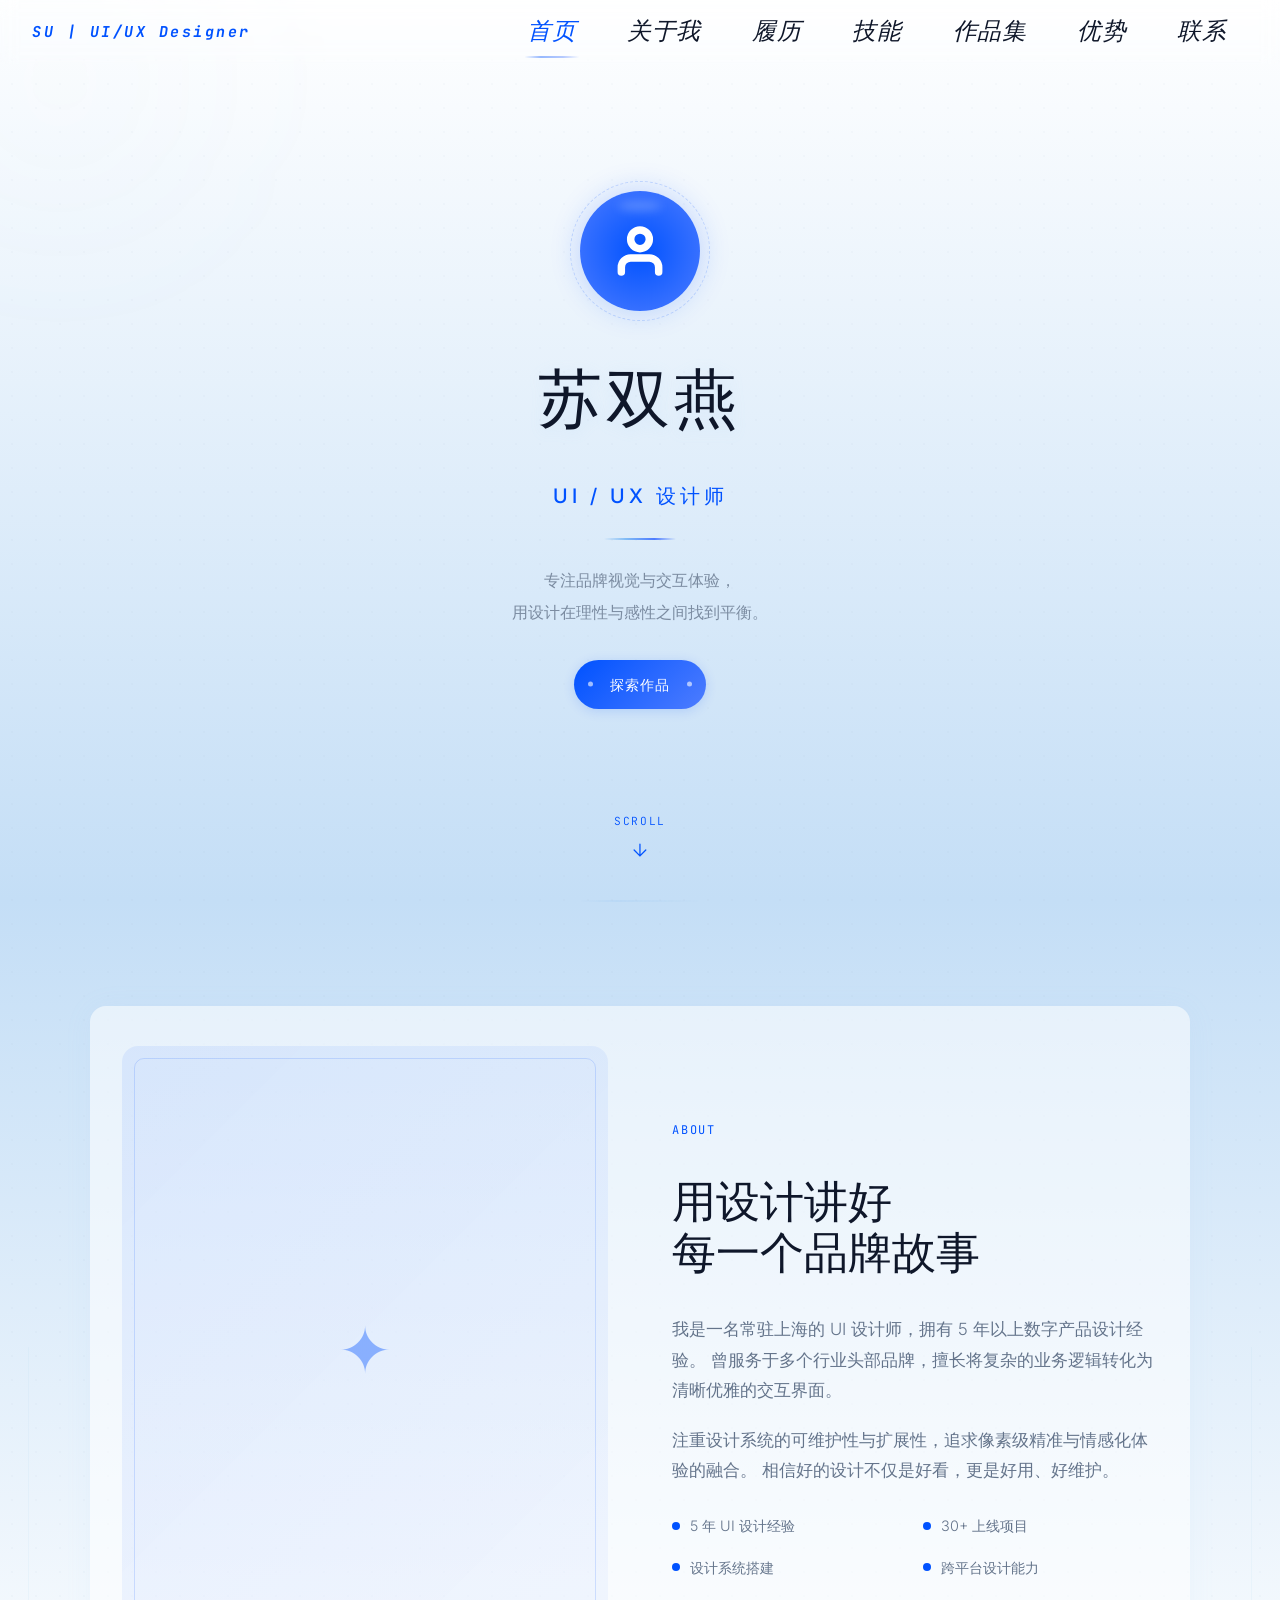
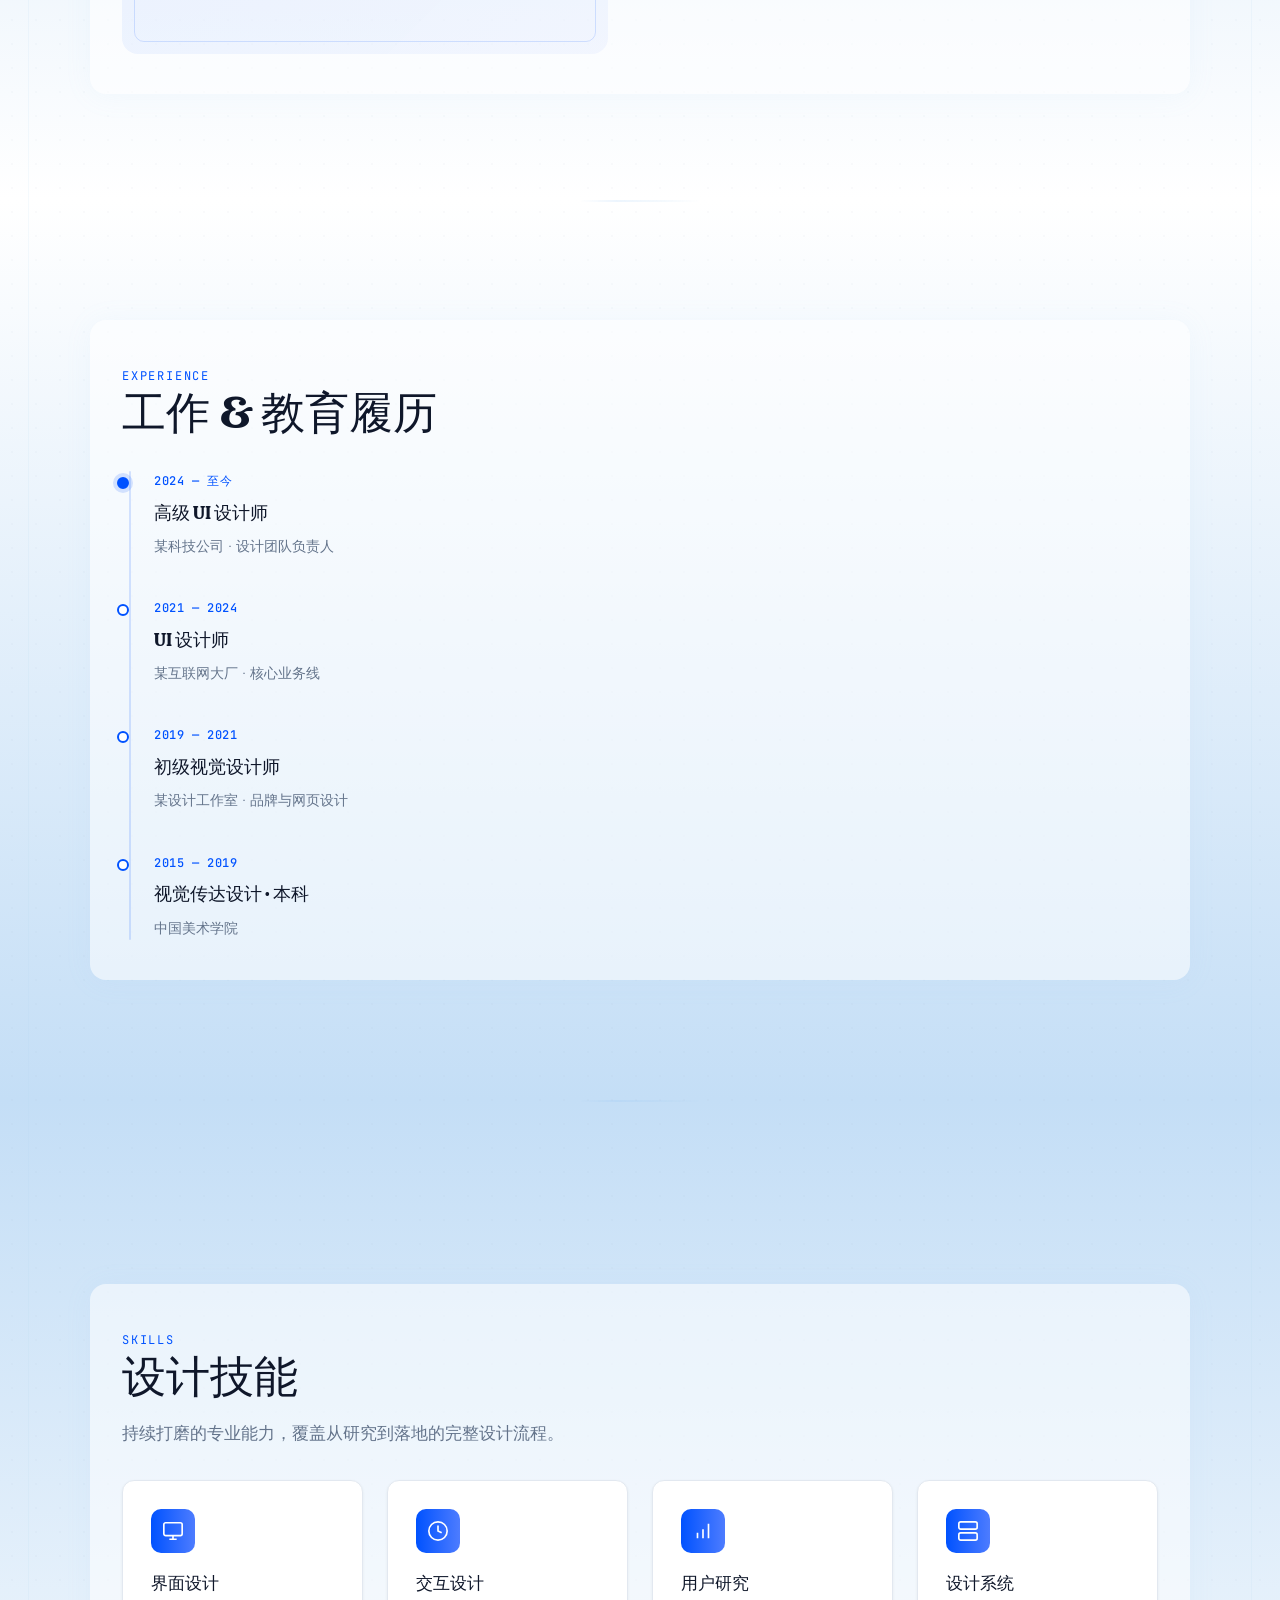
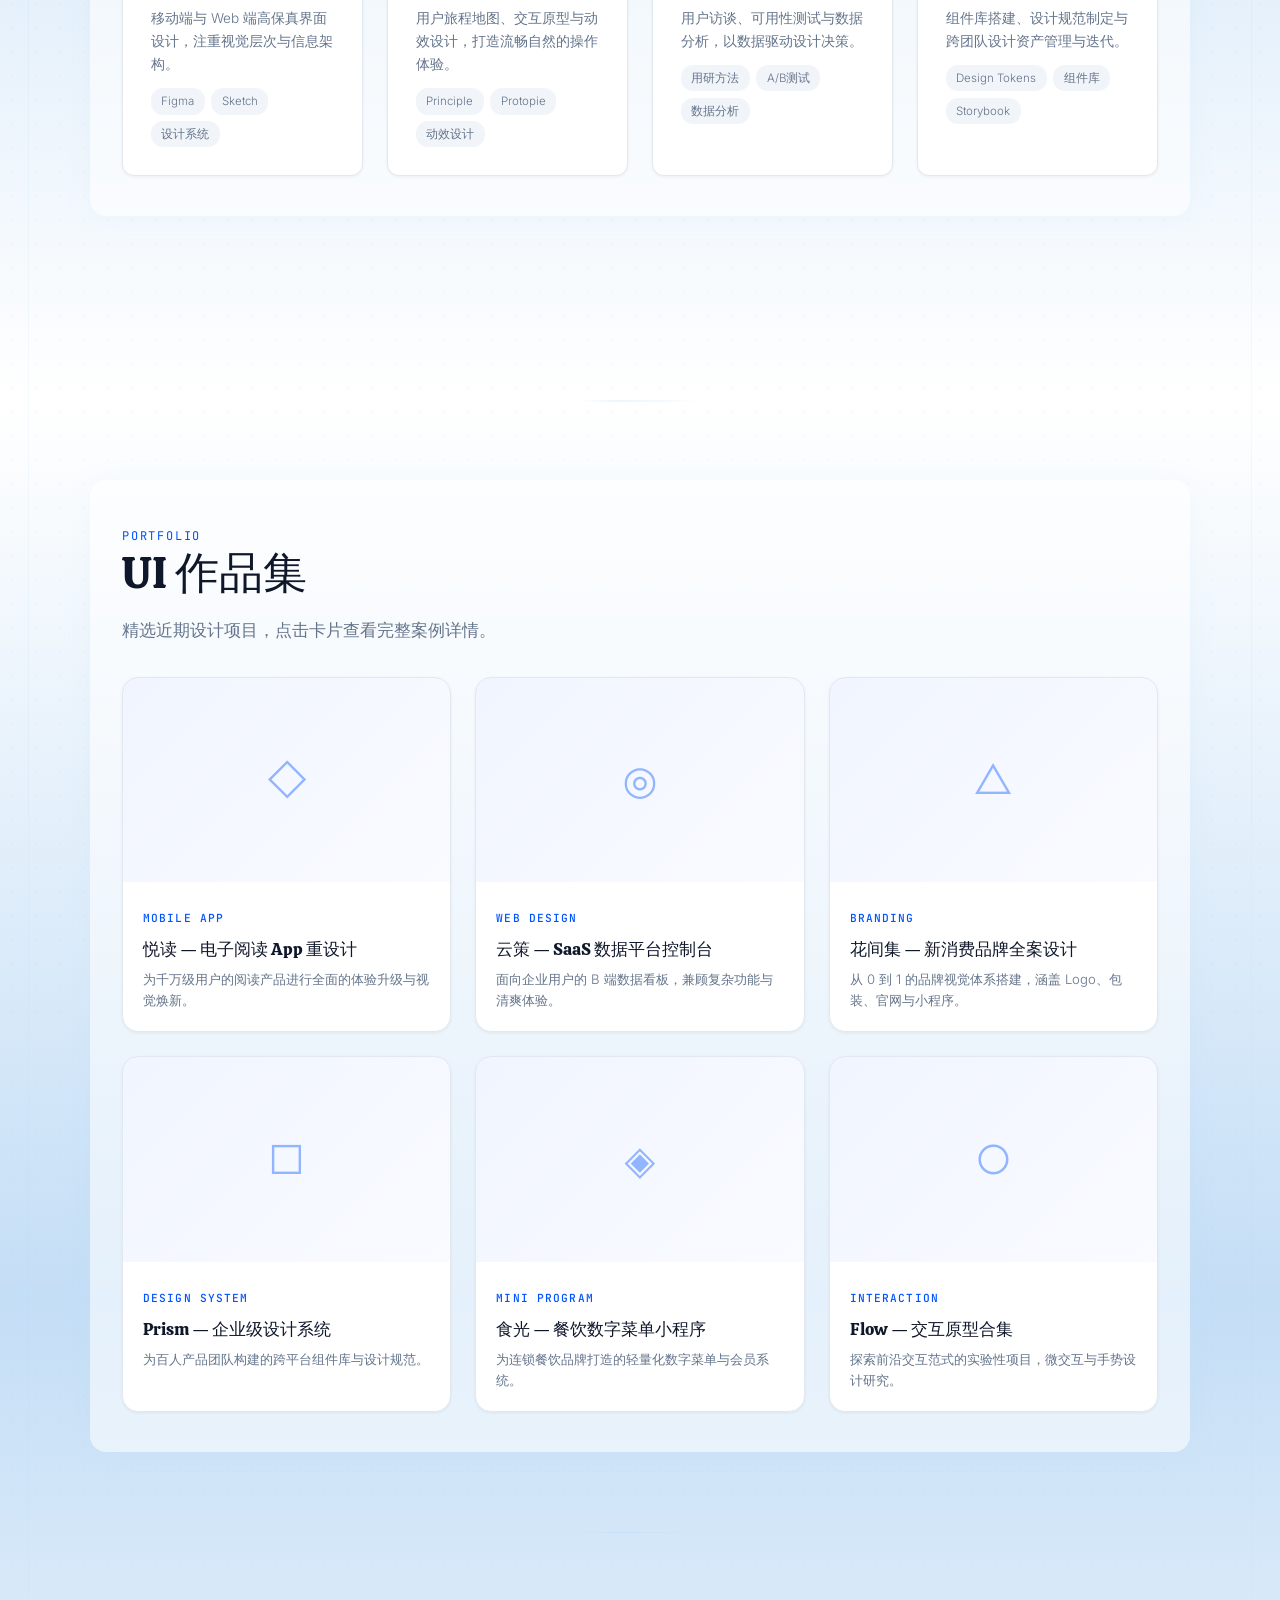
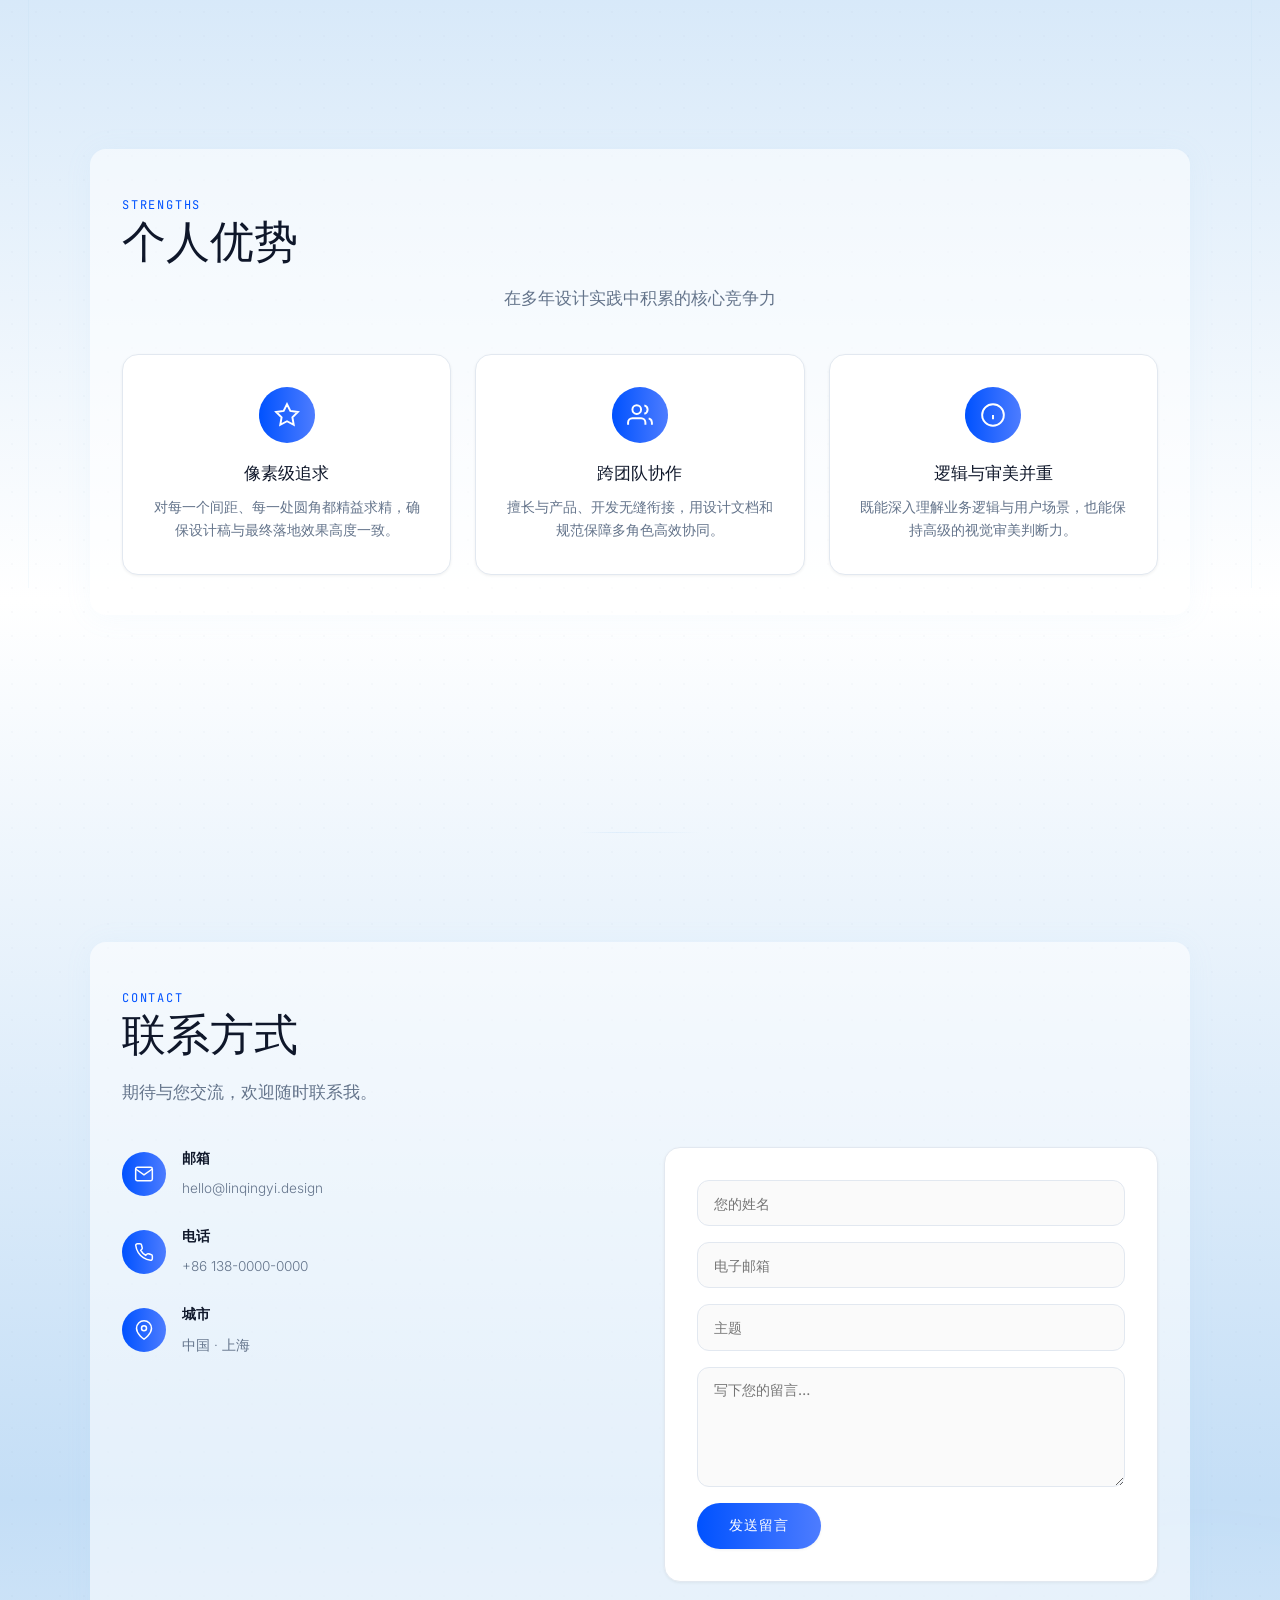
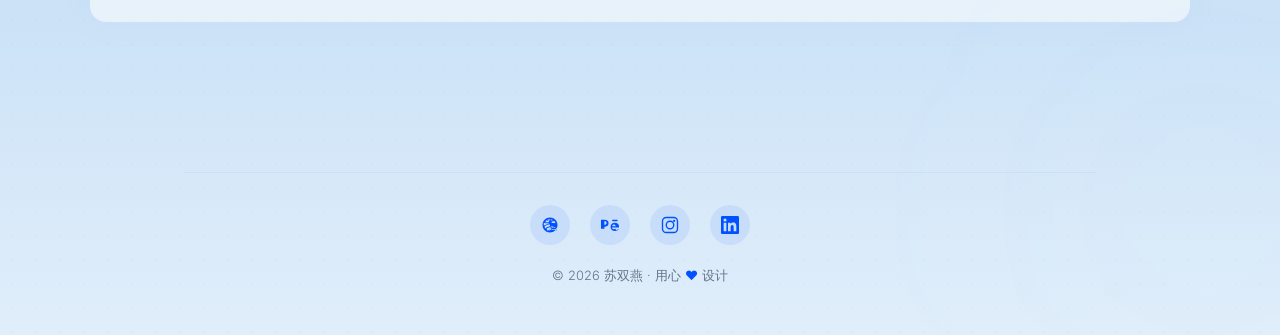
<file: index.html>
<!DOCTYPE html>
<html lang="zh-CN">
<head>
  <meta charset="UTF-8">
  <meta name="viewport" content="width=device-width, initial-scale=1.0">
  <meta name="description" content="苏双燕 - UI设计师个人作品集，专注于品牌视觉与交互体验设计">
  <title>苏双燕 | UI Designer Portfolio</title>
  <link rel="preconnect" href="https://fonts.googleapis.com">
  <link rel="preconnect" href="https://fonts.gstatic.com" crossorigin>
  <link href="https://fonts.googleapis.com/css2?family=Calistoga&family=Inter:wght@300;400;500;600;700&family=JetBrains+Mono:wght@400;500&display=swap" rel="stylesheet">
  <style>
    /* ========== CSS Variables ========== */
    :root {
      --background:        #FAFAFA;
      --foreground:        #0F172A;
      --muted:             #F1F5F9;
      --muted-foreground:  #64748B;
      --accent:            #0052FF;
      --accent-secondary:  #4D7CFF;
      --accent-foreground: #FFFFFF;
      --border:            #E2E8F0;
      --card:              #FFFFFF;
      --ring:              #0052FF;
      --gradient:          linear-gradient(to right, #0052FF, #4D7CFF);
      --gradient-diag:     linear-gradient(135deg, #0052FF, #4D7CFF);
      --shadow-sm:          0 1px 3px rgba(0,0,0,0.06);
      --shadow-md:          0 4px 6px rgba(0,0,0,0.07);
      --shadow-lg:          0 10px 15px rgba(0,0,0,0.08);
      --shadow-xl:          0 20px 25px rgba(0,0,0,0.1);
      --shadow-accent:      0 4px 14px rgba(0,82,255,0.25);
      --shadow-accent-lg:   0 8px 24px rgba(0,82,255,0.35);
      --radius:             12px;
      --radius-lg:          16px;
      --transition:         0.2s ease-out;
      --font-display:       'Calistoga', Georgia, serif;
      --font-body:          'Inter', system-ui, sans-serif;
      --font-mono:          'JetBrains Mono', monospace;
    }

    /* ========== Reset & Base ========== */
    *, *::before, *::after { box-sizing: border-box; margin: 0; padding: 0; }

    html {
      scroll-behavior: smooth;
      min-height: 100vh;
    }

    body {
      font-family: var(--font-body);
      font-weight: 300;
      font-size: 16px;
      line-height: 1.75;
      color: var(--foreground);
      background-image: linear-gradient(180deg,
        #FFFFFF 0%,
        #C4DEF6 50%,
        #FFFFFF 100%
      );
      background-size: 100% 200vh;
      background-repeat: repeat-y;
      -webkit-font-smoothing: antialiased;
      -moz-osx-font-smoothing: grayscale;
      overflow-x: hidden;
      position: relative;
      z-index: 0;
    }
    ::selection { background: var(--accent); color: var(--accent-foreground); }

    /* ========== Navigation ========== */
    .nav {
      position: fixed;
      top: 0; left: 0; right: 0;
      z-index: 1000;
      padding: 0 2rem;
      height: 64px;
      display: flex;
      align-items: center;
      justify-content: space-between;
      gap: 3rem;
      transition: background 0.3s ease, height var(--transition);
      background: transparent;
      backdrop-filter: blur(8px);
      -webkit-backdrop-filter: blur(8px);
    }
    .nav.scrolled {
      background: linear-gradient(90deg, rgba(255,255,255,0.5) 10%, rgba(148,198,240,0.5) 90%);
      backdrop-filter: blur(12px);
      -webkit-backdrop-filter: blur(12px);
      box-shadow: 0 1px 10px rgba(148,198,240,0.06);
      height: 56px;
    }
    .nav-brand {
      font-family: var(--font-mono);
      font-size: 0.94rem;
      font-weight: 700;
      font-style: italic;
      color: var(--accent);
      text-decoration: none;
      letter-spacing: calc(0.1em + 1px);
      white-space: nowrap;
      transition: color var(--transition);
    }
    .nav-brand:hover { color: var(--accent-secondary); }
    .nav-links {
      display: flex;
      list-style: none;
      gap: 0.5rem;
    }
    .nav-links a {
      display: block;
      padding: 0.45rem 1.35rem;
      font-family: KaiTi, STKaiti, "楷体", serif;
      font-size: 1.48rem;
      font-style: italic;
      color: var(--foreground);
      text-decoration: none;
      letter-spacing: 0.5px;
      position: relative;
      transition: color var(--transition);
    }
    .nav-links a::after {
      content: '';
      position: absolute;
      bottom: 2px;
      left: 50%;
      transform: translateX(-50%) scaleX(0);
      width: 60%;
      height: 1.5px;
      background: linear-gradient(90deg, transparent 0%, rgba(0,82,255,0.4) 30%, rgba(77,124,255,0.4) 70%, transparent 100%);
      border-radius: 2px;
      transition: transform 0.3s ease;
    }
    .nav-links a:hover,
    .nav-links a.active {
      color: var(--accent);
    }
    .nav-links a:hover::after,
    .nav-links a.active::after {
      transform: translateX(-50%) scaleX(1);
    }

    /* Hamburger */
    .hamburger {
      display: none;
      flex-direction: column;
      gap: 5px;
      cursor: pointer;
      background: none;
      border: none;
      padding: 4px;
      z-index: 1001;
    }
    .hamburger span {
      display: block;
      width: 24px;
      height: 2px;
      background: var(--foreground);
      border-radius: 2px;
      transition: transform var(--transition), opacity var(--transition);
    }
    .hamburger.open span:nth-child(1) { transform: translateY(7px) rotate(45deg); }
    .hamburger.open span:nth-child(2) { opacity: 0; }
    .hamburger.open span:nth-child(3) { transform: translateY(-7px) rotate(-45deg); }

    /* Mobile nav overlay */
    .mobile-nav {
      display: none;
      position: fixed;
      inset: 0;
      z-index: 999;
      background: #FFFFFF;
      flex-direction: column;
      align-items: center;
      justify-content: center;
      gap: 1.5rem;
      opacity: 0;
      pointer-events: none;
      transition: opacity var(--transition);
    }
    .mobile-nav.open {
      opacity: 1;
      pointer-events: auto;
      display: flex;
    }
    .mobile-nav a {
      font-family: var(--font-display);
      font-size: 1.37rem;
      color: var(--foreground);
      text-decoration: none;
      padding: 0.5rem 2rem;
      position: relative;
      transition: color var(--transition);
    }
    .mobile-nav a:hover,
    .mobile-nav a.active { color: var(--accent); }
    .mobile-nav a.active::before {
      content: '';
      position: absolute;
      top: 0; left: 50%;
      transform: translateX(-50%);
      width: 100vw;
      height: 100%;
      background: linear-gradient(90deg, rgba(255,255,255,0.6) 10%, rgba(148,198,240,0.6) 90%);
      z-index: -1;
      border-radius: 4px;
    }

    /* ========== Sections ========== */
    .section {
      min-height: 100vh;
      display: flex;
      align-items: center;
      justify-content: center;
      padding: 5rem 2rem;
      position: relative;
      opacity: 0;
      transform: translateY(32px);
      transition: opacity 0.7s ease, transform 0.7s ease;
    }
    /* 区块顶部渐变分割条（hero 首屏除外） */
    .section:not(#hero)::before {
      content: '';
      position: absolute;
      top: 0;
      left: 50%;
      transform: translateX(-50%);
      width: 120px;
      height: 1.5px;
      background: linear-gradient(90deg, transparent 0%, rgba(130,188,245,0.15) 30%, rgba(148,198,240,0.10) 70%, transparent 100%);
      border-radius: 1px;
    }
    .section.visible {
      opacity: 1;
      transform: translateY(0);
    }
    .section-inner {
      max-width: 1100px;
      width: 100%;
      background: rgba(255,255,255,0.55);
      border-radius: 16px;
      box-shadow: 0 2px 28px rgba(148,198,240,0.08);
      padding: 2.5rem 2rem;
    }
    .section-label {
      font-family: var(--font-mono);
      font-size: 0.75rem;
      font-weight: 400;
      letter-spacing: 0.15em;
      text-transform: uppercase;
      color: var(--accent);
      margin-bottom: 1rem;
    }
    .section-title {
      font-family: var(--font-display);
      font-size: clamp(1.75rem, 4vw, 2.75rem);
      font-weight: 400;
      color: var(--foreground);
      margin-bottom: 1rem;
      line-height: 1.15;
    }
    .section-desc {
      color: var(--muted-foreground);
      font-size: 1.05rem;
      max-width: 560px;
      line-height: 1.8;
    }

    /* ========== Hero ========== */
    #hero {
      /* 背景由 body 全局渐变统一提供，不单独设色 */
    }
    #hero .section-inner {
      text-align: center;
      display: flex;
      flex-direction: column;
      align-items: center;
      gap: 1.5rem;
      opacity: 1;
      transform: none;
      background: transparent;
      border-radius: 0;
      box-shadow: none;
      padding: 0;
    }
    .hero-avatar {
      width: 120px;
      height: 120px;
      border-radius: 50%;
      background: radial-gradient(circle, #0052FF 0%, #4D7CFF 100%);
      display: flex;
      align-items: center;
      justify-content: center;
      margin-bottom: 0.5rem;
      position: relative;
      box-shadow: 0 0 30px rgba(0,82,255,0.22);
    }
    /* 外层虚线装饰环 */
    .hero-avatar::before {
      content: '';
      position: absolute;
      top: -10px;
      left: -10px;
      width: 140px;
      height: 140px;
      border-radius: 50%;
      border: 1.5px dashed rgba(0,82,255,0.18);
      animation: rotate 30s linear infinite;
      pointer-events: none;
    }
    .hero-avatar::after {
      content: '';
      position: absolute;
      top: 10px;
      left: 50%;
      transform: translateX(-50%);
      width: 36%;
      height: 10px;
      background: rgba(255,255,255,0.22);
      border-radius: 50%;
      filter: blur(5px);
    }
    .hero-avatar svg { width: 56px; height: 56px; color: var(--accent-foreground); }
    .hero-name {
      font-family: var(--font-display);
      font-size: clamp(2.5rem, 6vw, 4rem);
      font-weight: 400;
      color: var(--foreground);
      letter-spacing: 4px;
      text-shadow: 0 2px 16px rgba(148,198,240,0.16);
    }
    .hero-title {
      font-size: clamp(1rem, 2vw, 1.25rem);
      color: var(--accent);
      font-weight: 500;
      letter-spacing: 4px;
    }
    .hero-line {
      width: 72px;
      height: 2px;
      background: linear-gradient(90deg, transparent 0%, #82BCF5 30%, #4D7CFF 70%, transparent 100%);
      border-radius: 1px;
    }
    .hero-tagline {
      color: rgba(100, 116, 139, 0.8);
      font-size: 1rem;
      line-height: 2.0;
      max-width: 420px;
    }
    .hero-cta {
      display: inline-block;
      margin-top: 0.5rem;
      padding: 0.75rem 2.25rem;
      background: linear-gradient(135deg, #0052FF, #4D7CFF);
      border: none;
      border-radius: 30px;
      color: #fff;
      text-decoration: none;
      font-size: 0.9rem;
      font-weight: 500;
      letter-spacing: 1px;
      box-shadow: 0 2px 12px rgba(0,82,255,0.16);
      transition: all 0.3s ease;
      position: relative;
    }
    /* 按钮两端极简圆形装饰点 */
    .hero-cta::before,
    .hero-cta::after {
      content: '';
      position: absolute;
      top: 50%;
      width: 5px;
      height: 5px;
      border-radius: 50%;
      background: rgba(255,255,255,0.6);
      transform: translateY(-50%);
      transition: all 0.3s ease;
    }
    .hero-cta::before { left: 14px; }
    .hero-cta::after  { right: 14px; }
    .hero-cta:hover {
      transform: scale(1.04);
      box-shadow: 0 0 22px rgba(0,82,255,0.35), 0 4px 16px rgba(77,124,255,0.18);
    }
    .hero-cta:hover::before,
    .hero-cta:hover::after {
      background: rgba(255,255,255,0.9);
      transform: translateY(-50%) scale(1.2);
    }
    .scroll-indicator {
      position: absolute;
      bottom: 2.5rem;
      left: 50%;
      transform: translateX(-50%);
      display: flex;
      flex-direction: column;
      align-items: center;
      gap: 0.5rem;
      animation: float 3s ease-in-out infinite;
    }
    .scroll-indicator span {
      font-family: var(--font-mono);
      font-size: 0.7rem;
      color: var(--accent);
      letter-spacing: 0.15em;
    }
    .scroll-indicator svg { width: 20px; height: 20px; color: var(--accent); }
    @keyframes float {
      0%, 100% { transform: translateX(-50%) translateY(0); }
      50% { transform: translateX(-50%) translateY(-3px); }
    }
    @keyframes bounce {
      0%, 100% { transform: translateX(-50%) translateY(0); }
      50% { transform: translateX(-50%) translateY(8px); }
    }

    /* ========== Hero Entrance Animation ========== */
    @keyframes fadeInUp {
      0% { opacity: 0; transform: translateY(24px); }
      100% { opacity: 1; transform: translateY(0); }
    }
    @keyframes rotate {
      from { transform: rotate(0deg); }
      to { transform: rotate(360deg); }
    }
    .hero-avatar,
    .hero-name,
    .hero-title,
    .hero-line,
    .hero-tagline,
    .hero-cta {
      animation: fadeInUp 0.7s ease-out both;
    }
    .hero-avatar  { animation-delay: 0.10s; }
    .hero-name    { animation-delay: 0.20s; }
    .hero-title   { animation-delay: 0.30s; }
    .hero-line    { animation-delay: 0.38s; }
    .hero-tagline { animation-delay: 0.46s; }
    .hero-cta     { animation-delay: 0.54s; }

    /* 移动端适当缩短延迟 */
    @media (max-width: 768px) {
      .hero-avatar  { animation-delay: 0.06s; }
      .hero-name    { animation-delay: 0.12s; }
      .hero-title   { animation-delay: 0.18s; }
      .hero-line    { animation-delay: 0.22s; }
      .hero-tagline { animation-delay: 0.26s; }
      .hero-cta     { animation-delay: 0.30s; }
    }

    /* ========== About ========== */
    #about .section-inner {
      display: grid;
      grid-template-columns: 1fr 1fr;
      gap: 4rem;
      align-items: center;
    }
    .about-image {
      aspect-ratio: 4/5;
      background: linear-gradient(135deg, rgba(0,82,255,0.08), rgba(77,124,255,0.05));
      border-radius: var(--radius-lg);
      display: flex;
      align-items: center;
      justify-content: center;
      overflow: hidden;
      position: relative;
    }
    .about-image::after {
      content: '';
      position: absolute;
      inset: 12px;
      border: 1.5px solid rgba(0,82,255,0.15);
      border-radius: calc(var(--radius-lg) - 6px);
    }
    .about-image-placeholder {
      font-size: 4rem;
      color: var(--accent);
      opacity: 0.4;
    }
    .about-text { display: flex; flex-direction: column; gap: 1.25rem; }
    .about-highlights {
      display: grid;
      grid-template-columns: 1fr 1fr;
      gap: 1rem;
      margin-top: 0.5rem;
    }
    .about-highlight-item {
      display: flex;
      align-items: center;
      gap: 0.6rem;
      font-size: 0.9rem;
      color: var(--muted-foreground);
    }
    .about-highlight-item .dot {
      width: 8px;
      height: 8px;
      border-radius: 50%;
      background: var(--accent);
      flex-shrink: 0;
    }

    /* ========== Experience (Timeline) ========== */
    .timeline {
      position: relative;
      padding-left: 2rem;
      margin-top: 2rem;
    }
    .timeline::before {
      content: '';
      position: absolute;
      left: 7px;
      top: 0; bottom: 0;
      width: 2px;
      background: rgba(0,82,255,0.15);
      border-radius: 1px;
    }
    .timeline-item {
      position: relative;
      padding-bottom: 2.5rem;
    }
    .timeline-item:last-child { padding-bottom: 0; }
    .timeline-item::before {
      content: '';
      position: absolute;
      left: -2rem;
      top: 6px;
      width: 12px;
      height: 12px;
      border-radius: 50%;
      background: var(--card);
      border: 2px solid var(--accent);
      transform: translateX(-5px);
    }
    .timeline-item.current::before {
      background: var(--accent);
      border-color: var(--accent);
      box-shadow: 0 0 0 4px rgba(0,82,255,0.15);
    }
    .timeline-period {
      font-family: var(--font-mono);
      font-size: 0.75rem;
      color: var(--accent);
      font-weight: 500;
      letter-spacing: 0.05em;
      margin-bottom: 0.3rem;
    }
    .timeline-title {
      font-family: var(--font-display);
      font-size: 1.15rem;
      font-weight: 400;
      color: var(--foreground);
      margin-bottom: 0.25rem;
    }
    .timeline-sub { font-size: 0.9rem; color: var(--muted-foreground); }

    /* ========== Skills ========== */
    .skills-grid {
      display: grid;
      grid-template-columns: repeat(auto-fit, minmax(240px, 1fr));
      gap: 1.5rem;
    }
    .skill-card {
      background: var(--card);
      border: 1px solid var(--border);
      border-radius: var(--radius);
      padding: 1.75rem;
      box-shadow: var(--shadow-sm);
      transition: transform 0.3s ease, box-shadow 0.3s ease;
    }
    .skill-card:hover {
      transform: translateY(-3px);
      box-shadow: var(--shadow-xl);
    }
    .skill-card-icon {
      width: 44px;
      height: 44px;
      border-radius: 10px;
      background: var(--gradient);
      display: flex;
      align-items: center;
      justify-content: center;
      margin-bottom: 1rem;
    }
    .skill-card-icon svg { width: 22px; height: 22px; color: var(--accent-foreground); }
    .skill-card h3 {
      font-family: var(--font-display);
      font-size: 1.05rem;
      font-weight: 400;
      margin-bottom: 0.5rem;
    }
    .skill-card p { font-size: 0.85rem; color: var(--muted-foreground); line-height: 1.7; }
    .skill-tags {
      display: flex;
      flex-wrap: wrap;
      gap: 0.4rem;
      margin-top: 0.75rem;
    }
    .skill-tag {
      font-size: 0.72rem;
      padding: 0.2rem 0.65rem;
      border-radius: 12px;
      background: var(--muted);
      color: var(--muted-foreground);
      white-space: nowrap;
    }

    /* ========== Portfolio (Core) ========== */
    .portfolio-grid {
      display: grid;
      grid-template-columns: repeat(3, 1fr);
      gap: 1.5rem;
    }
    .portfolio-card {
      display: block;
      background: var(--card);
      border: 1px solid var(--border);
      border-radius: var(--radius-lg);
      overflow: hidden;
      box-shadow: var(--shadow-sm);
      cursor: pointer;
      text-decoration: none;
      color: inherit;
      transition: transform 0.3s ease, box-shadow 0.3s ease;
    }
    .portfolio-card:hover {
      transform: translateY(-6px);
      box-shadow: var(--shadow-xl);
    }
    .portfolio-card-img {
      aspect-ratio: 16/10;
      background: linear-gradient(135deg, rgba(0,82,255,0.06), rgba(77,124,255,0.03));
      display: flex;
      align-items: center;
      justify-content: center;
      position: relative;
      overflow: hidden;
    }
    .portfolio-card-img::after {
      content: '';
      position: absolute;
      inset: 0;
      background: rgba(0,82,255,0.05);
      opacity: 0;
      transition: opacity var(--transition);
    }
    .portfolio-card:hover .portfolio-card-img::after { opacity: 1; }
    .portfolio-card-img-icon {
      font-size: 2.5rem;
      color: var(--accent);
      opacity: 0.4;
      transition: transform 0.3s ease, opacity 0.3s ease;
    }
    .portfolio-card:hover .portfolio-card-img-icon { transform: scale(1.1); opacity: 0.6; }
    .portfolio-card-body { padding: 1.25rem; }
    .portfolio-card-body .tag {
      font-family: var(--font-mono);
      font-size: 0.7rem;
      letter-spacing: 0.1em;
      color: var(--accent);
      font-weight: 500;
      text-transform: uppercase;
    }
    .portfolio-card-body h3 {
      font-family: var(--font-display);
      font-size: 1.05rem;
      font-weight: 400;
      margin: 0.3rem 0;
    }
    .portfolio-card-body p { font-size: 0.82rem; color: var(--muted-foreground); line-height: 1.6; }

    /* ========== Strengths ========== */
    .strengths-grid {
      display: grid;
      grid-template-columns: repeat(3, 1fr);
      gap: 1.5rem;
    }
    .strength-card {
      text-align: center;
      padding: 2rem 1.5rem;
      background: var(--card);
      border: 1px solid var(--border);
      border-radius: var(--radius-lg);
      box-shadow: var(--shadow-sm);
      transition: transform 0.3s ease, box-shadow 0.3s ease;
    }
    .strength-card:hover {
      transform: translateY(-3px);
      box-shadow: var(--shadow-xl);
    }
    .strength-icon {
      width: 56px; height: 56px;
      border-radius: 50%;
      background: var(--gradient);
      display: flex;
      align-items: center;
      justify-content: center;
      margin: 0 auto 1rem;
    }
    .strength-icon svg { width: 26px; height: 26px; color: var(--accent-foreground); }
    .strength-card h3 {
      font-family: var(--font-display);
      font-size: 1.05rem;
      font-weight: 400;
      margin-bottom: 0.5rem;
    }
    .strength-card p { font-size: 0.85rem; color: var(--muted-foreground); line-height: 1.7; }

    /* ========== Contact ========== */
    .contact-grid {
      display: grid;
      grid-template-columns: 1fr 1fr;
      gap: 3rem;
      align-items: start;
    }
    .contact-info { display: flex; flex-direction: column; gap: 1.5rem; }
    .contact-item {
      display: flex;
      align-items: center;
      gap: 1rem;
    }
    .contact-item-icon {
      width: 44px; height: 44px;
      border-radius: 50%;
      background: var(--gradient);
      display: flex;
      align-items: center;
      justify-content: center;
      flex-shrink: 0;
    }
    .contact-item-icon svg { width: 20px; height: 20px; color: var(--accent-foreground); }
    .contact-item-text h4 { font-size: 0.85rem; font-weight: 600; margin-bottom: 0.15rem; }
    .contact-item-text span { font-size: 0.85rem; color: var(--muted-foreground); }
    .contact-form {
      background: var(--card);
      border: 1px solid var(--border);
      border-radius: var(--radius-lg);
      padding: 2rem;
      box-shadow: var(--shadow-sm);
      display: flex;
      flex-direction: column;
      gap: 1rem;
    }
    .contact-form input,
    .contact-form textarea {
      width: 100%;
      padding: 0.85rem 1rem;
      border: 1.5px solid var(--border);
      border-radius: var(--radius);
      font-family: var(--font-body);
      font-size: 0.9rem;
      color: var(--foreground);
      background: var(--background);
      transition: border-color var(--transition), box-shadow var(--transition);
      outline: none;
    }
    .contact-form input:focus,
    .contact-form textarea:focus {
      border-color: var(--accent);
      box-shadow: 0 0 0 3px rgba(0,82,255,0.1);
    }
    .contact-form textarea { min-height: 120px; resize: vertical; }
    .contact-form button {
      padding: 0.85rem 2rem;
      background: var(--gradient);
      color: var(--accent-foreground);
      border: none;
      border-radius: 30px;
      font-family: var(--font-body);
      font-size: 0.9rem;
      font-weight: 500;
      cursor: pointer;
      letter-spacing: 1px;
      box-shadow: var(--shadow-sm);
      transition: all var(--transition);
      align-self: flex-start;
    }
    .contact-form button:hover {
      box-shadow: var(--shadow-accent-lg);
      transform: translateY(-1px);
    }

    /* ========== Footer ========== */
    .site-footer {
      text-align: center;
      padding: 40px 2rem 3rem;
      position: relative;
    }
    .site-footer::before {
      content: '';
      display: block;
      width: 75%;
      height: 1px;
      margin: 0 auto 32px auto;
      background: rgba(148,198,240,0.22);
      transition: opacity 0.2s ease;
    }
    .footer-social {
      display: flex;
      justify-content: center;
      gap: 1.25rem;
      margin-bottom: 1.25rem;
    }
    .footer-social a {
      width: 40px; height: 40px;
      border-radius: 50%;
      background: rgba(0,82,255,0.08);
      display: flex;
      align-items: center;
      justify-content: center;
      transition: background var(--transition), transform var(--transition);
    }
    .footer-social a:hover {
      background: var(--accent);
      transform: translateY(-2px);
    }
    .footer-social a svg { width: 18px; height: 18px; color: var(--accent); }
    .footer-social a:hover svg { color: var(--accent-foreground); }
    .footer-copy { font-size: 0.8rem; color: var(--muted-foreground); }
    .footer-copy .heart { color: var(--accent); }

    /* ========== Decorative Elements (底层，不遮挡内容) ========== */
    .deco-container {
      position: absolute;
      inset: 0;
      z-index: -1;
      pointer-events: none;
      overflow: hidden;
    }

    /* 虚化圆形渐变光斑 */
    .deco-glow {
      position: absolute;
      border-radius: 50%;
      pointer-events: none;
    }
    .deco-glow--tl {
      top: -80px;
      left: -100px;
      width: 320px;
      height: 320px;
      background: radial-gradient(circle, rgba(148,198,240,0.06) 0%, transparent 70%);
      filter: blur(100px);
    }
    .deco-glow--br {
      bottom: -100px;
      right: -150px;
      width: 450px;
      height: 450px;
      background: radial-gradient(circle, rgba(180,214,248,0.04) 0%, transparent 70%);
      filter: blur(130px);
    }

    /* 两侧极淡细线 */
    .deco-line {
      position: absolute;
      top: 20%;
      bottom: 20%;
      width: 1px;
      background: rgba(168, 213, 232, 0.12);
    }
    .deco-line--left  { left: 28px; }
    .deco-line--right { right: 28px; }

    /* 底层淡网点纹理 */
    .deco-texture {
      position: absolute;
      inset: 0;
      opacity: 0.05;
      background-image: radial-gradient(circle, #94A3B8 0.8px, transparent 0.8px);
      background-size: 24px 24px;
    }

    /* 移动端隐藏装饰线 */
    @media (max-width: 768px) {
      .deco-line { display: none; }
    }

    /* ========== Responsive: Tablet ========== */
    @media (max-width: 1024px) {
      .portfolio-grid { grid-template-columns: repeat(2, 1fr); }
      #about .section-inner { gap: 2.5rem; }
    }
    @media (max-width: 768px) {
      .nav-links { display: none; }
      .hamburger { display: flex; }
      .mobile-nav { display: flex; }
      .section { padding: 4rem 1.25rem; }

      #about .section-inner {
        grid-template-columns: 1fr;
        gap: 2rem;
      }
      .about-image { aspect-ratio: 3/2; max-width: 320px; margin: 0 auto; }

      .portfolio-grid { grid-template-columns: 1fr; max-width: 440px; margin: 0 auto; }

      .strengths-grid {
        grid-template-columns: 1fr;
        max-width: 360px;
        margin: 0 auto;
      }

      .contact-grid { grid-template-columns: 1fr; gap: 2rem; }
      .skills-grid { grid-template-columns: 1fr; max-width: 400px; margin: 0 auto; }
      .timeline { padding-left: 1.75rem; }
      .timeline-item::before { left: -1.75rem; }

      .hero-avatar { width: 96px; height: 96px; }
      .hero-avatar::before { width: 116px; height: 116px; top: -10px; left: -10px; }
      .hero-avatar::after { top: 8px; width: 36%; height: 8px; }
      .hero-avatar svg { width: 44px; height: 44px; }
      .section-title { font-size: clamp(1.5rem, 5vw, 2rem); }
    }
    @media (max-width: 480px) {
      .about-highlights { grid-template-columns: 1fr; }
      .section { padding: 3.5rem 1rem; }
      .portfolio-card-body { padding: 1rem; }
    }
  </style>
</head>
<body>

  <!-- 底层装饰元素 (z-index:-1，不遮挡内容) -->
  <div class="deco-container" aria-hidden="true">
    <div class="deco-glow deco-glow--tl"></div>
    <div class="deco-glow deco-glow--br"></div>
    <div class="deco-line deco-line--left"></div>
    <div class="deco-line deco-line--right"></div>
    <div class="deco-texture"></div>
  </div>

  <!-- ==================== Navigation ==================== -->
  <nav class="nav" id="navbar">
    <a href="#hero" class="nav-brand">SU | UI/UX Designer</a>
    <ul class="nav-links">
      <li><a href="#hero" data-section="hero">首页</a></li>
      <li><a href="#about" data-section="about">关于我</a></li>
      <li><a href="#experience" data-section="experience">履历</a></li>
      <li><a href="#skills" data-section="skills">技能</a></li>
      <li><a href="#portfolio" data-section="portfolio">作品集</a></li>
      <li><a href="#strengths" data-section="strengths">优势</a></li>
      <li><a href="#contact" data-section="contact">联系</a></li>
    </ul>
    <button class="hamburger" id="hamburger" aria-label="菜单">
      <span></span><span></span><span></span>
    </button>
  </nav>

  <!-- Mobile Nav Overlay -->
  <div class="mobile-nav" id="mobileNav">
    <a href="#hero" data-section="hero">首页</a>
    <a href="#about" data-section="about">关于我</a>
    <a href="#experience" data-section="experience">履历</a>
    <a href="#skills" data-section="skills">技能</a>
    <a href="#portfolio" data-section="portfolio">作品集</a>
    <a href="#strengths" data-section="strengths">优势</a>
    <a href="#contact" data-section="contact">联系</a>
  </div>

  <!-- ==================== Hero ==================== -->
  <section class="section" id="hero">
    <div class="section-inner">
      <div class="hero-avatar">
        <svg viewBox="0 0 24 24" fill="none" stroke="currentColor" stroke-width="3.2" stroke-linecap="round" stroke-linejoin="round">
          <path d="M20 21v-2a4 4 0 0 0-4-4H8a4 4 0 0 0-4 4v2"/><circle cx="12" cy="7" r="4"/>
        </svg>
      </div>
      <h1 class="hero-name">苏双燕</h1>
      <p class="hero-title">UI / UX 设计师</p>
      <div class="hero-line"></div>
      <p class="hero-tagline">专注品牌视觉与交互体验，<br>用设计在理性与感性之间找到平衡。</p>
      <a href="#portfolio" class="hero-cta">探索作品</a>
      <div class="scroll-indicator">
        <span>SCROLL</span>
        <svg viewBox="0 0 24 24" fill="none" stroke="currentColor" stroke-width="1.5" stroke-linecap="round"><path d="M12 5v14M5 12l7 7 7-7"/></svg>
      </div>
    </div>
  </section>

  <!-- ==================== About ==================== -->
  <section class="section" id="about">
    <div class="section-inner">
      <div class="about-image">
        <span class="about-image-placeholder" aria-hidden="true">✦</span>
      </div>
      <div class="about-text">
        <span class="section-label">About</span>
        <h2 class="section-title">用设计讲好<br>每一个品牌故事</h2>
        <p class="section-desc">
          我是一名常驻上海的 UI 设计师，拥有 5 年以上数字产品设计经验。
          曾服务于多个行业头部品牌，擅长将复杂的业务逻辑转化为清晰优雅的交互界面。
        </p>
        <p class="section-desc">
          注重设计系统的可维护性与扩展性，追求像素级精准与情感化体验的融合。
          相信好的设计不仅是好看，更是好用、好维护。
        </p>
        <div class="about-highlights">
          <div class="about-highlight-item"><span class="dot"></span> 5 年 UI 设计经验</div>
          <div class="about-highlight-item"><span class="dot"></span> 30+ 上线项目</div>
          <div class="about-highlight-item"><span class="dot"></span> 设计系统搭建</div>
          <div class="about-highlight-item"><span class="dot"></span> 跨平台设计能力</div>
        </div>
      </div>
    </div>
  </section>

  <!-- ==================== Experience ==================== -->
  <section class="section" id="experience">
    <div class="section-inner">
      <span class="section-label">Experience</span>
      <h2 class="section-title">工作 & 教育履历</h2>
      <div class="timeline">
        <div class="timeline-item current">
          <div class="timeline-period">2024 — 至今</div>
          <div class="timeline-title">高级 UI 设计师</div>
          <div class="timeline-sub">某科技公司 · 设计团队负责人</div>
        </div>
        <div class="timeline-item">
          <div class="timeline-period">2021 — 2024</div>
          <div class="timeline-title">UI 设计师</div>
          <div class="timeline-sub">某互联网大厂 · 核心业务线</div>
        </div>
        <div class="timeline-item">
          <div class="timeline-period">2019 — 2021</div>
          <div class="timeline-title">初级视觉设计师</div>
          <div class="timeline-sub">某设计工作室 · 品牌与网页设计</div>
        </div>
        <div class="timeline-item">
          <div class="timeline-period">2015 — 2019</div>
          <div class="timeline-title">视觉传达设计 · 本科</div>
          <div class="timeline-sub">中国美术学院</div>
        </div>
      </div>
    </div>
  </section>

  <!-- ==================== Skills ==================== -->
  <section class="section" id="skills">
    <div class="section-inner">
      <span class="section-label">Skills</span>
      <h2 class="section-title">设计技能</h2>
      <p class="section-desc" style="margin-bottom:2rem;">持续打磨的专业能力，覆盖从研究到落地的完整设计流程。</p>
      <div class="skills-grid">
        <div class="skill-card">
          <div class="skill-card-icon">
            <svg viewBox="0 0 24 24" fill="none" stroke="currentColor" stroke-width="1.8"><rect x="2" y="3" width="20" height="14" rx="2"/><path d="M8 21h8M12 17v4"/></svg>
          </div>
          <h3>界面设计</h3>
          <p>移动端与 Web 端高保真界面设计，注重视觉层次与信息架构。</p>
          <div class="skill-tags">
            <span class="skill-tag">Figma</span><span class="skill-tag">Sketch</span><span class="skill-tag">设计系统</span>
          </div>
        </div>
        <div class="skill-card">
          <div class="skill-card-icon">
            <svg viewBox="0 0 24 24" fill="none" stroke="currentColor" stroke-width="1.8"><circle cx="12" cy="12" r="10"/><path d="M12 6v6l4 2"/></svg>
          </div>
          <h3>交互设计</h3>
          <p>用户旅程地图、交互原型与动效设计，打造流畅自然的操作体验。</p>
          <div class="skill-tags">
            <span class="skill-tag">Principle</span><span class="skill-tag">Protopie</span><span class="skill-tag">动效设计</span>
          </div>
        </div>
        <div class="skill-card">
          <div class="skill-card-icon">
            <svg viewBox="0 0 24 24" fill="none" stroke="currentColor" stroke-width="1.8"><path d="M12 20V10M18 20V4M6 20v-6"/></svg>
          </div>
          <h3>用户研究</h3>
          <p>用户访谈、可用性测试与数据分析，以数据驱动设计决策。</p>
          <div class="skill-tags">
            <span class="skill-tag">用研方法</span><span class="skill-tag">A/B测试</span><span class="skill-tag">数据分析</span>
          </div>
        </div>
        <div class="skill-card">
          <div class="skill-card-icon">
            <svg viewBox="0 0 24 24" fill="none" stroke="currentColor" stroke-width="1.8"><rect x="2" y="2" width="20" height="8" rx="2"/><rect x="2" y="14" width="20" height="8" rx="2"/></svg>
          </div>
          <h3>设计系统</h3>
          <p>组件库搭建、设计规范制定与跨团队设计资产管理与迭代。</p>
          <div class="skill-tags">
            <span class="skill-tag">Design Tokens</span><span class="skill-tag">组件库</span><span class="skill-tag">Storybook</span>
          </div>
        </div>
      </div>
    </div>
  </section>

  <!-- ==================== Portfolio (Core) ==================== -->
  <section class="section" id="portfolio">
    <div class="section-inner">
      <span class="section-label">Portfolio</span>
      <h2 class="section-title">UI 作品集</h2>
      <p class="section-desc" style="margin-bottom:2rem;">精选近期设计项目，点击卡片查看完整案例详情。</p>
      <div class="portfolio-grid" id="portfolioGrid">
        <!-- Cards generated via JS -->
      </div>
    </div>
  </section>

  <!-- ==================== Strengths ==================== -->
  <section class="section" id="strengths">
    <div class="section-inner">
      <span class="section-label">Strengths</span>
      <h2 class="section-title">个人优势</h2>
      <p class="section-desc" style="margin-bottom:2.5rem; text-align:center; margin-left:auto; margin-right:auto;">
        在多年设计实践中积累的核心竞争力
      </p>
      <div class="strengths-grid">
        <div class="strength-card">
          <div class="strength-icon">
            <svg viewBox="0 0 24 24" fill="none" stroke="currentColor" stroke-width="1.8"><polygon points="12 2 15.09 8.26 22 9.27 17 14.14 18.18 21.02 12 17.77 5.82 21.02 7 14.14 2 9.27 8.91 8.26 12 2"/></svg>
          </div>
          <h3>像素级追求</h3>
          <p>对每一个间距、每一处圆角都精益求精，确保设计稿与最终落地效果高度一致。</p>
        </div>
        <div class="strength-card">
          <div class="strength-icon">
            <svg viewBox="0 0 24 24" fill="none" stroke="currentColor" stroke-width="1.8"><path d="M17 21v-2a4 4 0 0 0-4-4H5a4 4 0 0 0-4 4v2"/><circle cx="9" cy="7" r="4"/><path d="M23 21v-2a4 4 0 0 0-3-3.87M16 3.13a4 4 0 0 1 0 7.75"/></svg>
          </div>
          <h3>跨团队协作</h3>
          <p>擅长与产品、开发无缝衔接，用设计文档和规范保障多角色高效协同。</p>
        </div>
        <div class="strength-card">
          <div class="strength-icon">
            <svg viewBox="0 0 24 24" fill="none" stroke="currentColor" stroke-width="1.8"><circle cx="12" cy="12" r="10"/><path d="M12 16v-4M12 8h.01"/></svg>
          </div>
          <h3>逻辑与审美并重</h3>
          <p>既能深入理解业务逻辑与用户场景，也能保持高级的视觉审美判断力。</p>
        </div>
      </div>
    </div>
  </section>

  <!-- ==================== Contact ==================== -->
  <section class="section" id="contact">
    <div class="section-inner">
      <span class="section-label">Contact</span>
      <h2 class="section-title">联系方式</h2>
      <p class="section-desc" style="margin-bottom:2.5rem;">期待与您交流，欢迎随时联系我。</p>
      <div class="contact-grid">
        <div class="contact-info">
          <div class="contact-item">
            <div class="contact-item-icon">
              <svg viewBox="0 0 24 24" fill="none" stroke="currentColor" stroke-width="1.8"><path d="M4 4h16c1.1 0 2 .9 2 2v12c0 1.1-.9 2-2 2H4c-1.1 0-2-.9-2-2V6c0-1.1.9-2 2-2z"/><polyline points="22,6 12,13 2,6"/></svg>
            </div>
            <div class="contact-item-text">
              <h4>邮箱</h4>
              <span>hello@linqingyi.design</span>
            </div>
          </div>
          <div class="contact-item">
            <div class="contact-item-icon">
              <svg viewBox="0 0 24 24" fill="none" stroke="currentColor" stroke-width="1.8"><path d="M22 16.92v3a2 2 0 0 1-2.18 2 19.79 19.79 0 0 1-8.63-3.07 19.5 19.5 0 0 1-6-6 19.79 19.79 0 0 1-3.07-8.67A2 2 0 0 1 4.11 2h3a2 2 0 0 1 2 1.72 12.84 12.84 0 0 0 .7 2.81 2 2 0 0 1-.45 2.11L8.09 9.91a16 16 0 0 0 6 6l1.27-1.27a2 2 0 0 1 2.11-.45 12.84 12.84 0 0 0 2.81.7A2 2 0 0 1 22 16.92z"/></svg>
            </div>
            <div class="contact-item-text">
              <h4>电话</h4>
              <span>+86 138-0000-0000</span>
            </div>
          </div>
          <div class="contact-item">
            <div class="contact-item-icon">
              <svg viewBox="0 0 24 24" fill="none" stroke="currentColor" stroke-width="1.8"><path d="M21 10c0 7-9 13-9 13s-9-6-9-13a9 9 0 0 1 18 0z"/><circle cx="12" cy="10" r="3"/></svg>
            </div>
            <div class="contact-item-text">
              <h4>城市</h4>
              <span>中国 · 上海</span>
            </div>
          </div>
        </div>
        <form class="contact-form" onsubmit="event.preventDefault(); alert('感谢留言！我会尽快回复。');">
          <input type="text" placeholder="您的姓名" required>
          <input type="email" placeholder="电子邮箱" required>
          <input type="text" placeholder="主题">
          <textarea placeholder="写下您的留言…" required></textarea>
          <button type="submit">发送留言</button>
        </form>
      </div>
    </div>
  </section>

  <!-- ==================== Footer ==================== -->
  <footer class="site-footer" id="footer">
    <div class="footer-social">
      <a href="#" aria-label="Dribbble" title="Dribbble">
        <svg viewBox="0 0 24 24" fill="currentColor"><path d="M12 2C6.48 2 2 6.48 2 12s4.48 10 10 10 10-4.48 10-10S17.52 2 12 2zm5.72 4.6c.73.82 1.28 1.83 1.58 2.96-1.49-.23-3.3-.35-5.3-.26.12-.66.27-1.3.44-1.92 1.19-.22 2.32-.5 3.28-.78zM12 4.2c1.55 0 3.04.42 4.4 1.2-.88.26-1.94.52-3.06.72-.48-1.16-.98-2.08-1.34-2.72v.8zm0-.8v.8c-.36.64-.86 1.56-1.34 2.72-1.12-.2-2.18-.46-3.06-.72C8.96 4.62 10.45 4.2 12 4.2zM7.36 5.72c.96.3 2.09.56 3.28.78.17.62.32 1.26.44 1.92-2 .09-3.81.03-5.3.26.3-1.13.85-2.14 1.58-2.96zM4.4 9.4c1.62.24 3.62.3 5.8.16.06.22.12.44.18.66-2.16.6-4.54 1.5-6.44 2.56-.16-.9-.24-1.84-.24-2.78 0-.2 0-.4.02-.6h.68zm.44 4.12c1.94-1.1 4.36-2.02 6.56-2.64.32.8.6 1.66.84 2.56-2.08.6-4.62 1.52-6.7 3.08-.3-.94-.54-1.94-.7-3zm2.5 3.52c2.08-1.58 4.6-2.5 6.7-3.1.2.72.36 1.44.5 2.1-1.74.84-3.96 2-5.6 3.84-.56-.84-.96-1.8-1.6-2.84zm3.94 1.44c1.64-1.84 3.86-3 5.6-3.84.14.66.3 1.38.5 2.1-2.1.62-4.64 1.54-6.72 3.12.24-.44.46-.9.62-1.38zm2.92.8c-.3.26-.62.5-.94.72.32-.2.64-.44.94-.72zm4.78-.8c-1.94-1.1-4.36-2.02-6.56-2.64.24-.9.52-1.76.84-2.56 2.2.62 4.62 1.54 6.56 2.64.2.52.34 1.06.44 1.6-2.1-.08-4.34.06-6.6.48.22-.68.44-1.42.66-2.2 2.42.3 4.58.3 6.2.16.06.48.08.96.08 1.44 0 .94-.08 1.88-.24 2.78-.2-.02-.4-.04-.62-.08.18-.42.36-.86.56-1.32-1.64-.24-3.62-.3-5.8-.16-.06-.22-.12-.44-.18-.66.88-.28 1.74-.5 2.54-.68-.24-.96-.5-1.84-.84-2.56z"/></svg>
      </a>
      <a href="#" aria-label="Behance" title="Behance">
        <svg viewBox="0 0 24 24" fill="currentColor"><path d="M22 7h-7V5h7v2zm1.73 10c-.45 1.3-2 3-5.11 3-3.23 0-5.86-2-5.86-5.5s2.63-5.5 5.86-5.5c3 0 5.47 1.8 5.47 5.5 0 .3 0 .6-.05.9H14.7c.1 2.1 2.4 2.9 4.3 1.6l1.5 2zm-8.5-3.4h4.4c-.1-1.6-1.8-2.4-2.6-2.4-.7 0-2 .6-1.8 2.4zM4.5 17H0V5h5c3.2 0 5.1 1.9 5.1 4.4 0 3-1.7 4.8-4.6 4.8H4.5V17zm0-5.3h.5c1.4 0 2.4-.8 2.4-2.4S6.4 7 5 7H4.5v4.7z"/></svg>
      </a>
      <a href="#" aria-label="Instagram" title="Instagram">
        <svg viewBox="0 0 24 24" fill="none" stroke="currentColor" stroke-width="1.8"><rect x="2" y="2" width="20" height="20" rx="5"/><circle cx="12" cy="12" r="5"/><circle cx="17.5" cy="6.5" r="1.5" fill="currentColor" stroke="none"/></svg>
      </a>
      <a href="#" aria-label="LinkedIn" title="LinkedIn">
        <svg viewBox="0 0 24 24" fill="currentColor"><path d="M20.45 20.45h-3.56v-5.57c0-1.33-.02-3.04-1.85-3.04-1.86 0-2.14 1.45-2.14 2.95v5.66H9.34V9h3.41v1.56h.05c.48-.9 1.64-1.85 3.37-1.85 3.6 0 4.27 2.37 4.27 5.46v6.28zM5.34 7.43a2.06 2.06 0 1 1 0-4.12 2.06 2.06 0 0 1 0 4.12zM7.12 20.45H3.56V9h3.56v11.45zM22.22 0H1.78C.8 0 0 .77 0 1.73v20.54C0 23.23.8 24 1.78 24h20.44c.98 0 1.78-.77 1.78-1.73V1.73C24 .77 23.2 0 22.22 0z"/></svg>
      </a>
    </div>
    <p class="footer-copy">&copy; 2026 苏双燕 · 用心<span class="heart"> &#9829;</span> 设计</p>
  </footer>

  <script src="script.js"></script>
</body>
</html>
</file>
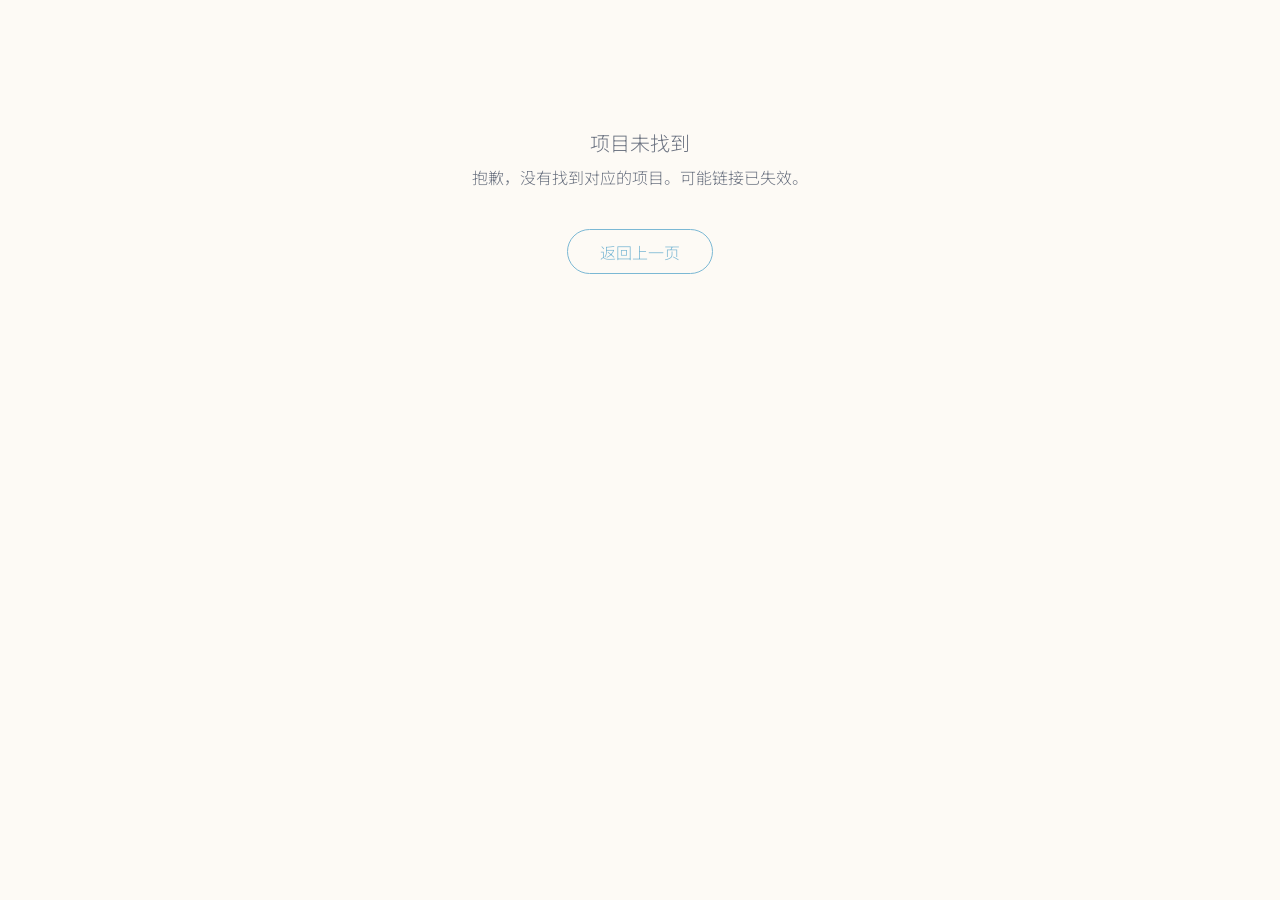
<file: project.html>
<!DOCTYPE html>
<html lang="zh-CN">
<head>
  <meta charset="UTF-8">
  <meta name="viewport" content="width=device-width, initial-scale=1.0">
  <title>项目详情 | 苏双燕作品集</title>
  <link rel="preconnect" href="https://fonts.googleapis.com">
  <link rel="preconnect" href="https://fonts.gstatic.com" crossorigin>
  <link href="https://fonts.googleapis.com/css2?family=Noto+Serif+SC:wght@400;500;600;700&family=Noto+Sans+SC:wght@300;400;500;700&display=swap" rel="stylesheet">
  <style>
    :root {
      --cream:        #FDFAF5;
      --white:        #FFFFFF;
      --text:         #2D2D2D;
      --text-light:   #6B7280;
      --text-lighter: #9CA3AF;
      --accent:       #A8D5E8;
      --accent-dark:  #7BB8D4;
      --accent-light: #D4EBF5;
      --border:       #E8E4DF;
      --shadow-sm:    0 1px 3px rgba(0,0,0,0.06);
      --radius:       8px;
      --transition:   0.3s ease;
      --font-sans:    'Noto Sans SC', 'PingFang SC', 'Microsoft YaHei', sans-serif;
    }
    *, *::before, *::after { box-sizing: border-box; margin: 0; padding: 0; }
    body {
      font-family: var(--font-sans);
      font-weight: 300;
      font-size: 16px;
      color: var(--text);
      background: var(--cream);
      -webkit-font-smoothing: antialiased;
    }
    ::selection { background: var(--accent); color: var(--text); }

    /* ── Top bar (mobile only) ── */
    .top-bar {
      display: none;
      position: sticky;
      top: 0; z-index: 100;
      background: rgba(253,250,245,0.92);
      backdrop-filter: blur(12px);
      -webkit-backdrop-filter: blur(12px);
      border-bottom:1px solid var(--border);
      padding: 0 1.5rem;
      height: 52px;
      align-items: center;
      gap: 0.5rem;
    }
    .back-link {
      display: inline-flex;
      align-items: center;
      gap: 0.35rem;
      font-size: 0.85rem;
      color: var(--text-light);
      text-decoration: none;
      transition: color var(--transition);
      font-weight: 400;
    }
    .back-link:hover { color: var(--accent-dark); }
    .back-link svg { width: 16px; height: 16px; }

    /* ── Gallery — 60% width, centered, proportional height ── */
    .gallery {
      width: 60%;
      margin: 0 auto;
      padding: 1.5rem 0 3rem;
      display: flex;
      flex-direction: column;
      gap: 1.25rem;
    }
    .media-item {
      width: 100%;
      background: var(--white);
      border-radius: var(--radius);
      overflow: hidden;
      box-shadow: var(--shadow-sm);
    }
    .media-inner {
      display: block;
      width: 100%;
    }
    .media-inner img,
    .media-inner video {
      display: block;
      width: 100%;
      height: auto;
    }
    /* placeholder — 统一 4:3 宽高比，宽度一致、高度等比 */
    .media-placeholder {
      display: flex;
      align-items: center;
      justify-content: center;
      background: linear-gradient(160deg, var(--accent-light), rgba(168,213,232,0.2));
      position: relative;
      overflow: hidden;
      color: var(--accent-dark);
      aspect-ratio: 4/3;
    }
    .media-placeholder.video::after {
      content: '';
      position: absolute;
      inset: 0;
      background: rgba(0,0,0,0.08);
    }
    .media-placeholder-inner {
      display: flex;
      flex-direction: column;
      align-items: center;
      gap: 0.4rem;
      position: relative;
      z-index: 1;
      padding: 2rem 1rem;
      text-align: center;
    }
    .media-placeholder-inner svg { width: 32px; height: 32px; opacity: 0.45; }
    .media-placeholder-inner span {
      font-size: 0.8rem;
      opacity: 0.6;
      max-width: 220px;
      line-height: 1.4;
    }
    .media-placeholder-inner .play-badge {
      width: 40px; height: 40px;
      border-radius: 50%;
      background: rgba(255,255,255,0.85);
      display: flex;
      align-items: center;
      justify-content: center;
      box-shadow: 0 2px 12px rgba(0,0,0,0.1);
    }
    .media-placeholder-inner .play-badge svg { width: 18px; height: 18px; opacity: 0.8; color: var(--text); }

    /* ── Project header (above gallery) ── */
    .project-header {
      width: 60%;
      margin: 2rem auto 0;
      padding: 2rem 0 1.5rem;
      border-bottom: 1px solid var(--border);
    }
    .project-header h1 {
      font-family: 'Noto Serif SC', serif;
      font-size: 1.8rem;
      font-weight: 700;
      color: var(--text);
      margin-bottom: 0.5rem;
      line-height: 1.3;
    }
    .project-header .tag {
      display: inline-block;
      font-size: 0.75rem;
      font-weight: 500;
      letter-spacing: 0.04em;
      color: var(--accent-dark);
      background: var(--accent-light);
      padding: 0.25rem 0.7rem;
      border-radius: 20px;
    }
    .project-header p {
      font-size: 0.95rem;
      color: var(--text-light);
      line-height: 1.7;
      max-width: 42rem;
    }
    .not-found {
      text-align: center;
      padding: 8rem 2rem;
      color: var(--text-light);
    }
    .not-found a {
      display: inline-block;
      margin-top: 1.5rem;
      padding: 0.6rem 2rem;
      border: 1.5px solid var(--accent-dark);
      border-radius: 30px;
      color: var(--accent-dark);
      text-decoration: none;
    }
    .not-found a:hover { background: var(--accent-dark); color: var(--white); }

    /* ── Responsive ── */
    @media (max-width: 768px) {
      .top-bar { display: flex; }
      .project-header { width: 100%; margin: 1rem auto 0; padding: 1.25rem 1rem 1rem; }
      .project-header h1 { font-size: 1.35rem; }
      .project-header p { font-size: 0.88rem; }
      .gallery { width: 100%; padding: 1rem 1rem 2rem; }
    }
    @media (max-width: 560px) {
      .project-header { padding: 1rem 0.75rem 0.75rem; }
      .project-header h1 { font-size: 1.15rem; }
      .gallery { padding: 0.75rem 0.5rem 1.5rem; }
      .top-bar { padding: 0 1rem; }
    }
  </style>
</head>
<body>

  <div class="top-bar">
    <a href="javascript:history.back()" class="back-link" title="返回上一页">
      <svg viewBox="0 0 24 24" fill="none" stroke="currentColor" stroke-width="2" stroke-linecap="round"><path d="M19 12H5M12 19l-7-7 7-7"/></svg>
      返回上一页
    </a>
  </div>

  <div id="app">
    <div class="not-found"><p>加载中…</p></div>
  </div>

  <script>
  var portfolioData = [
    {
      slug: 'yuedu-app',
      title: '悦读 — 电子阅读 App 重设计',
      tag: 'Mobile App',
      desc: '为千万级用户的阅读产品进行全面的体验升级与视觉焕新，重新定义阅读器的排版引擎参数与动态主题方案。',
      media: [
        { type: 'image', h: 320, placeholder: 'App 首页设计稿' },
        { type: 'image', h: 440, placeholder: '阅读器界面 — 日间模式' },
        { type: 'image', h: 280, placeholder: '阅读器界面 — 夜间模式' },
        { type: 'image', h: 360, placeholder: '设计语言系统 — 色彩 & 字体规范' },
        { type: 'image', h: 400, placeholder: '组件库概览 — 200+ 组件' },
        { type: 'video', h: 380, placeholder: '交互动效 — 夜间模式平滑切换演示视频' }
      ]
    },
    {
      slug: 'yunce-saas',
      title: '云策 — SaaS 数据平台控制台',
      tag: 'Web Design',
      desc: '面向金融机构的智能投研 SaaS 平台，将海量复杂数据以直观、可操作的方式呈现，支持模块化仪表盘与多主题一键切换。',
      media: [
        { type: 'image', h: 300, placeholder: '仪表盘首页 — 数据看板总览' },
        { type: 'image', h: 420, placeholder: '模块化拖拽组合数据卡片' },
        { type: 'image', h: 260, placeholder: '4 种主题切换效果对比（浅色/深色/高对比度/品牌定制）' },
        { type: 'video', h: 380, placeholder: '交互原型演示 — 拖拽操作流程' },
        { type: 'image', h: 340, placeholder: '渐进式信息架构示意图' }
      ]
    },
    {
      slug: 'huajianji-brand',
      title: '花间集 — 新消费品牌全案设计',
      tag: 'Branding',
      desc: '从 0 到 1 的新消费品牌全案设计，涵盖品牌策略、视觉识别、包装系统到小程序商城的全渠道落地。',
      media: [
        { type: 'image', h: 360, placeholder: '品牌 Logo — 手绘水彩花卉 + 中文字标' },
        { type: 'image', h: 300, placeholder: '品牌视觉识别系统手册' },
        { type: 'image', h: 400, placeholder: '包装设计 — 环保材质撕拉式开箱体验' },
        { type: 'image', h: 320, placeholder: '小程序商城 — 「花语故事」选购流程' },
        { type: 'image', h: 380, placeholder: '品牌官网首页设计' }
      ]
    },
    {
      slug: 'prism-ds',
      title: 'Prism — 企业级设计系统',
      tag: 'Design System',
      desc: '服务于 3 条产品线、覆盖 Web/iOS/Android 三端的企业级设计系统，包含 500+ Design Token 与 80+ 组件的完整规范体系。',
      media: [
        { type: 'image', h: 340, placeholder: 'Design Token 体系 — 500+ 语义化变量' },
        { type: 'image', h: 420, placeholder: '组件库全景 — 60+ 基础组件 + 20+ 复合组件' },
        { type: 'image', h: 280, placeholder: 'Storybook 文档站点' },
        { type: 'image', h: 380, placeholder: 'Figma 插件 — 设计稿到代码零沟通交付' },
        { type: 'image', h: 300, placeholder: '跨平台适配 — Web / iOS / Android 三端' }
      ]
    },
    {
      slug: 'shiguang-mp',
      title: '食光 — 餐饮数字菜单小程序',
      tag: 'Mini Program',
      desc: '为连锁茶饮品牌打造的数字菜单小程序，大卡片布局突出产品视觉，下单流程精简至 3 步，平均操作时长降低 60%。',
      media: [
        { type: 'image', h: 400, placeholder: '小程序首页 — 大卡片菜单布局' },
        { type: 'image', h: 320, placeholder: '横向滑动交互 — 「翻阅菜单」体验' },
        { type: 'image', h: 360, placeholder: '会员中心 — 进度环 & 成就徽章' },
        { type: 'image', h: 280, placeholder: '精简下单流程 — 3 步完成' }
      ]
    },
    {
      slug: 'flow-prototypes',
      title: 'Flow — 交互原型合集',
      tag: 'Interaction',
      desc: '收录 30+ 个独立微交互原型的交互实验项目，涵盖手势操作、页面转场与动效参数参考，可作为日常设计工作的动效参考库。',
      media: [
        { type: 'video', h: 340, placeholder: '手势操作 — 滑动 / 捏合 / 长按' },
        { type: 'video', h: 360, placeholder: '页面转场动画合集' },
        { type: 'video', h: 300, placeholder: '加载动画 — 品牌化 Loading' },
        { type: 'video', h: 380, placeholder: '反馈动效 — 按钮 / 表单 / 通知' },
        { type: 'image', h: 320, placeholder: '缓动曲线 & 技术参数参考表' },
        { type: 'image', h: 280, placeholder: 'Dribbble 15 万+ 浏览量截图' }
      ]
    }
  ];

  var params  = new URLSearchParams(window.location.search);
  var slug    = params.get('id');
  var project = null;

  for (var i = 0; i < portfolioData.length; i++) {
    if (portfolioData[i].slug === slug) { project = portfolioData[i]; break; }
  }

  var app = document.getElementById('app');

  if (!project) {
    document.title = '项目未找到';
    app.innerHTML =
      '<div class="not-found">' +
        '<p style="font-size:1.25rem;margin-bottom:0.5rem;">项目未找到</p>' +
        '<p style="margin-bottom:1rem;">抱歉，没有找到对应的项目。可能链接已失效。</p>' +
        '<a href="javascript:history.back()">返回上一页</a>' +
      '</div>';
  } else {
    document.title = project.title + ' | 苏双燕作品集';

    var html = '<div class="project-header"><h1>' + project.title + '</h1><span class="tag">' + project.tag + '</span></div><div class="gallery">';
    project.media.forEach(function(m) {
      var isVideo = m.type === 'video';

      html += '<div class="media-item">';

      if (m.src) {
        /* real media — width:100%, height:auto → proportional scaling */
        if (isVideo) {
          html += '<video class="media-inner" controls playsinline src="' + m.src + '"></video>';
        } else {
          html += '<img class="media-inner" src="' + m.src + '" alt="' + (m.desc || m.placeholder) + '" loading="lazy">';
        }
      } else {
        /* placeholder — use a consistent 4:3 aspect ratio for uniform look */
        var aspectClass = isVideo ? ' video' : '';
        html +=
          '<div class="media-placeholder' + aspectClass + '">' +
            '<div class="media-placeholder-inner">' +
              (isVideo
                ? '<div class="play-badge"><svg viewBox="0 0 24 24" fill="currentColor"><polygon points="6 3 20 12 6 21"/></svg></div>'
                : '<svg viewBox="0 0 24 24" fill="none" stroke="currentColor" stroke-width="1.5"><rect x="3" y="3" width="18" height="18" rx="3"/><circle cx="8.5" cy="8.5" r="1.5"/><path d="M21 15l-5-5L5 21"/></svg>') +
              '<span>' + m.placeholder + '</span>' +
            '</div>' +
          '</div>';
      }

      html += '</div>';
    });
    html += '</div>';

    app.innerHTML = html;
  }
  </script>
</body>
</html>
</file>
